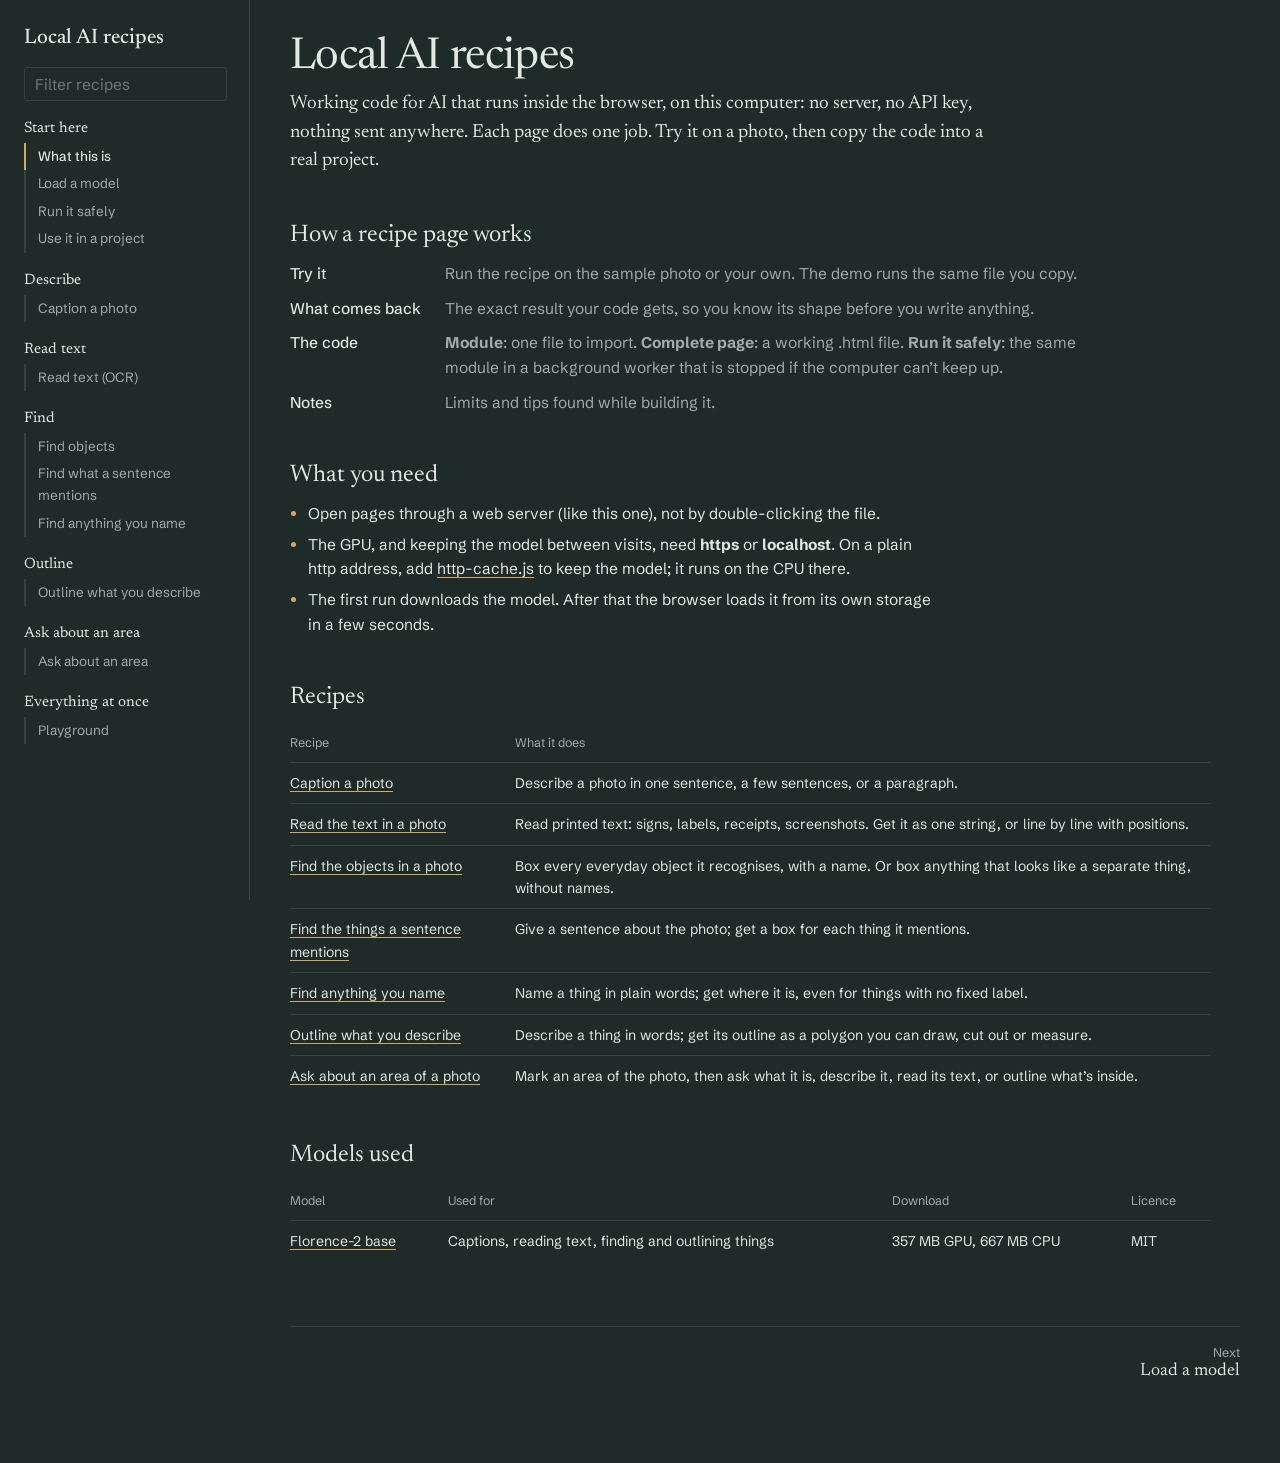
<file: index.html>
<!doctype html>
<html lang="en">
<head>
<meta charset="utf-8">
<meta name="viewport" content="width=device-width, initial-scale=1">
<title>Local AI recipes</title>
<link rel="preconnect" href="https://fonts.googleapis.com">
<link rel="preconnect" href="https://fonts.gstatic.com" crossorigin>
<link rel="stylesheet" href="https://fonts.googleapis.com/css2?family=IBM+Plex+Mono:wght@400;500&family=Newsreader:opsz,wght@6..72,400;6..72,500&family=Schibsted+Grotesk:wght@400;500;600&display=swap">
<link rel="stylesheet" href="kit/site.css?v=1">
</head>
<body data-page="index">
<noscript><p style="padding:24px">This recipe book needs JavaScript, and must be opened through a web server.</p></noscript>
<script type="module" src="kit/page.js?v=3"></script>
</body>
</html>
</file>
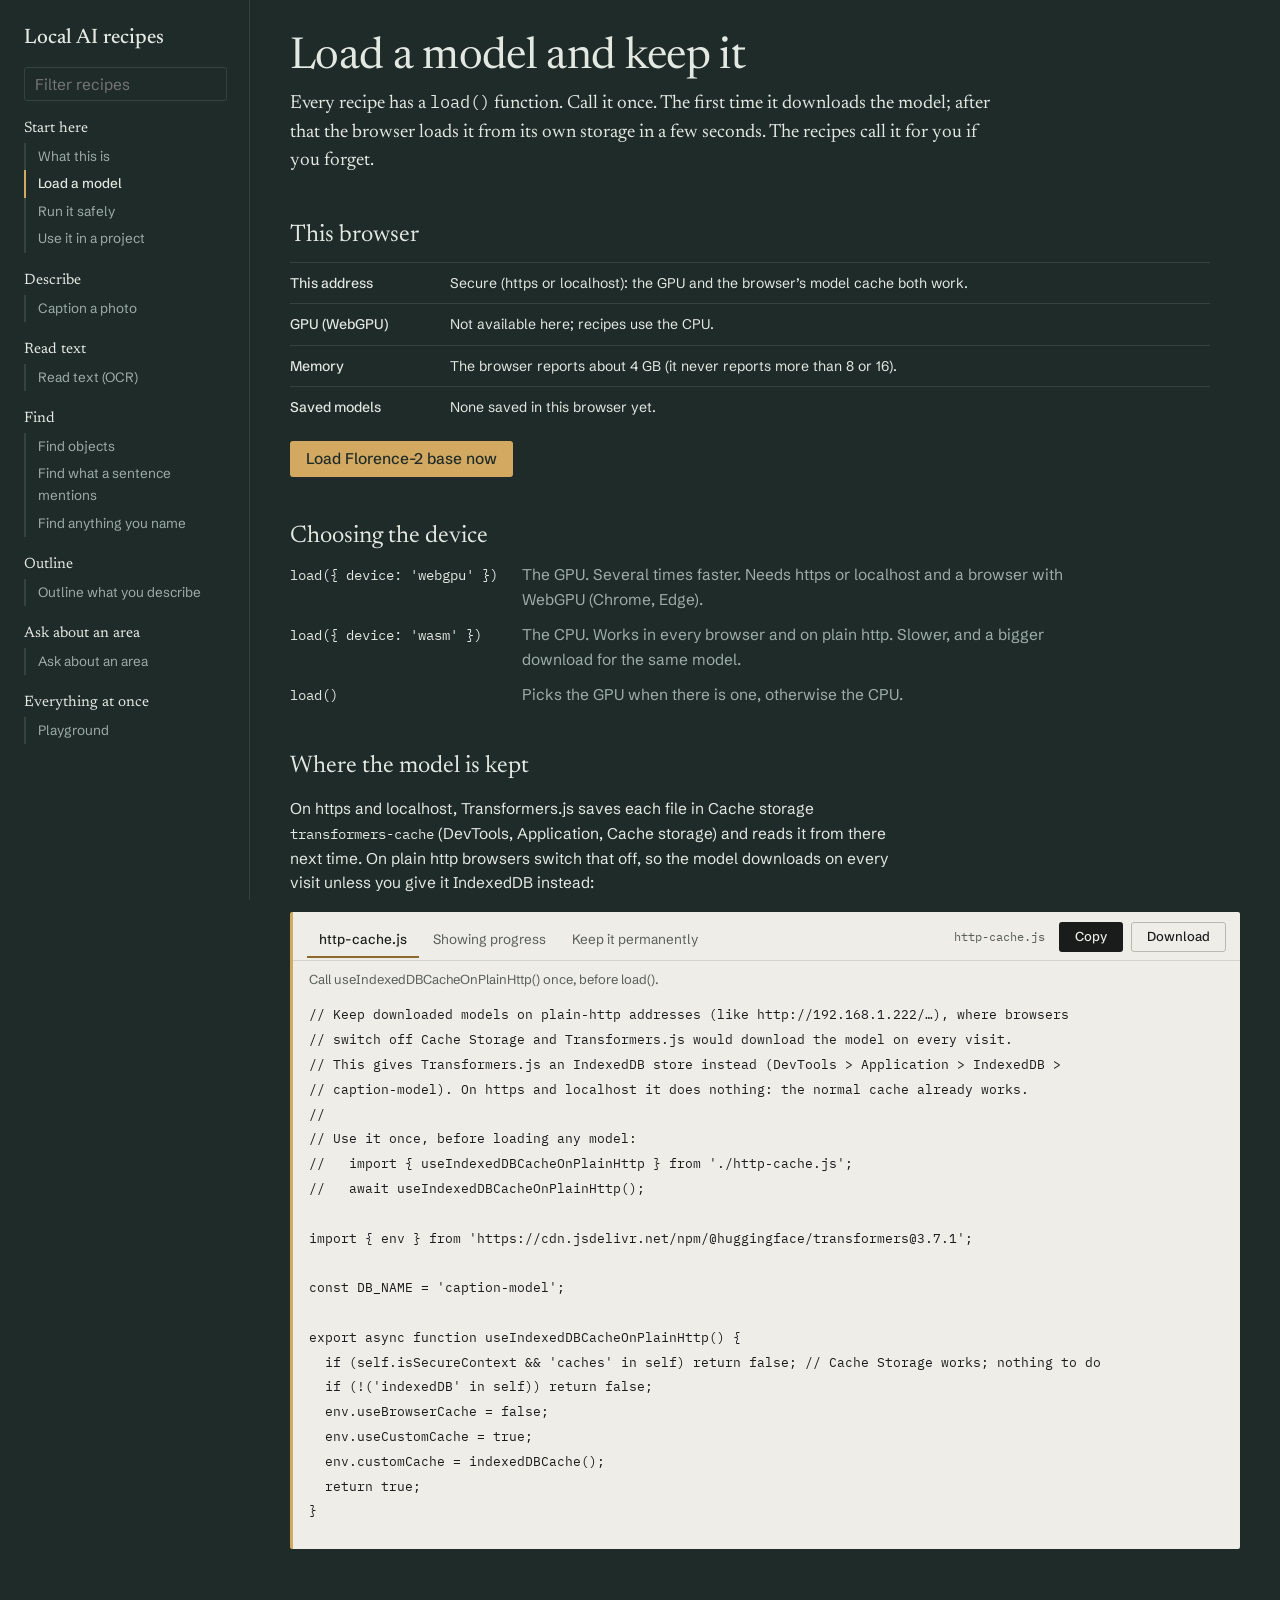
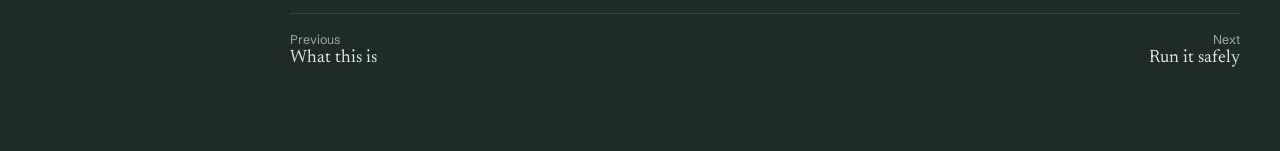
<file: load.html>
<!doctype html>
<html lang="en">
<head>
<meta charset="utf-8">
<meta name="viewport" content="width=device-width, initial-scale=1">
<title>Load a model</title>
<link rel="preconnect" href="https://fonts.googleapis.com">
<link rel="preconnect" href="https://fonts.gstatic.com" crossorigin>
<link rel="stylesheet" href="https://fonts.googleapis.com/css2?family=IBM+Plex+Mono:wght@400;500&family=Newsreader:opsz,wght@6..72,400;6..72,500&family=Schibsted+Grotesk:wght@400;500;600&display=swap">
<link rel="stylesheet" href="kit/site.css?v=1">
</head>
<body data-page="load">
<noscript><p style="padding:24px">This recipe book needs JavaScript, and must be opened through a web server.</p></noscript>
<script type="module" src="kit/page.js?v=3"></script>
</body>
</html>
</file>
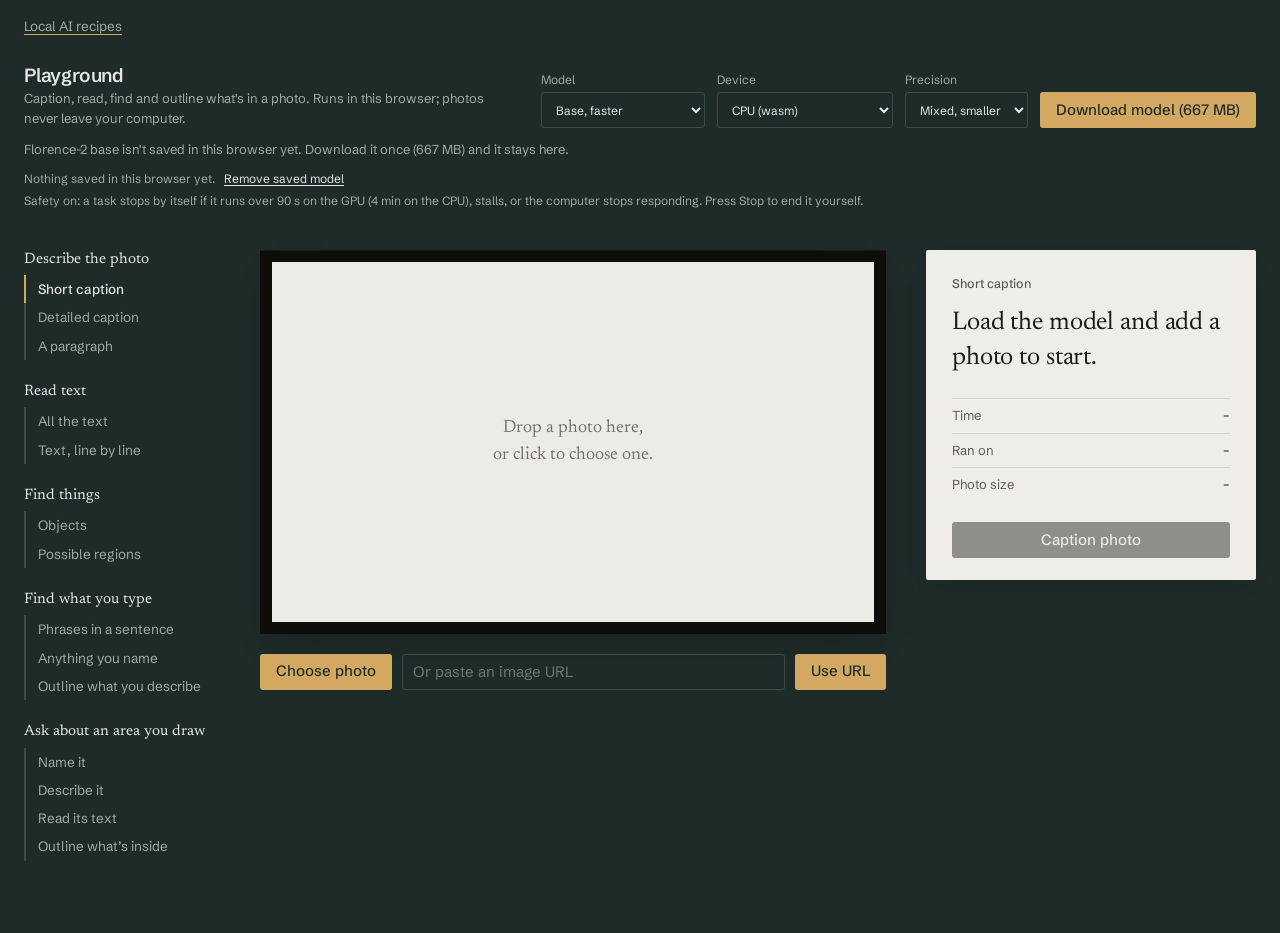
<file: playground.html>
<!doctype html>
<html lang="en">
<head>
<meta charset="utf-8">
<meta name="viewport" content="width=device-width, initial-scale=1">
<title>Playground</title>
<link rel="preconnect" href="https://fonts.googleapis.com">
<link rel="preconnect" href="https://fonts.gstatic.com" crossorigin>
<link rel="stylesheet" href="https://fonts.googleapis.com/css2?family=Newsreader:opsz,wght@6..72,400;6..72,500&family=Schibsted+Grotesk:wght@400;500;600&display=swap">
<link rel="stylesheet" href="style.css?v=9">
</head>
<body>

<p class="back"><a href="./">Local AI recipes</a></p>

<header class="bar">
  <div class="brand">
    <h1>Playground</h1>
    <p>Caption, read, find and outline what's in a photo. Runs in this browser; photos never leave your computer.</p>
  </div>

  <form class="engine" id="engine">
    <label>Model
      <select id="model">
        <option value="base" selected>Base, faster</option>
        <option value="large">Large, more accurate</option>
      </select>
    </label>
    <label>Device
      <select id="device">
        <option value="webgpu" selected>GPU (WebGPU)</option>
        <option value="wasm">CPU (wasm)</option>
      </select>
    </label>
    <label>Precision
      <select id="dtype">
        <option value="mixed">Mixed, smaller</option>
        <option value="fp32">Full (fp32)</option>
      </select>
    </label>
    <button id="load" type="submit">Download model</button>
  </form>

  <div class="status">
    <p id="status">Checking this browser for a saved model…</p>
    <div class="rail" id="rail" hidden><span id="railFill"></span></div>
    <ul class="files" id="files"></ul>
    <p class="storage"><span id="storage"></span> <button class="forget" id="forget" type="button" hidden>Remove saved model</button></p>
    <p class="guard" id="guard"></p>
  </div>
</header>

<main class="room">
  <nav class="guide" id="guide" aria-label="What to do with the photo"></nav>

  <section class="wall" aria-label="Photo">
    <figure class="frame" id="drop" tabindex="0" aria-label="Photo. Choose one, or drop one here">
      <div class="mat" id="mat">
        <p class="empty" id="empty">Drop a photo here,<br>or click to choose one.</p>
        <div class="stage" id="stage" hidden>
          <img id="photo" alt="Photo being studied">
          <svg class="marks" id="marks" preserveAspectRatio="none" aria-hidden="true"></svg>
          <div class="tags" id="tags" aria-hidden="true"></div>
        </div>
      </div>
    </figure>

    <div class="source">
      <label class="pick">Choose photo<input type="file" id="file" accept="image/*"></label>
      <form class="url" id="urlForm">
        <input type="url" id="url" placeholder="Or paste an image URL" aria-label="Image URL">
        <button type="submit">Use URL</button>
      </form>
    </div>
  </section>

  <aside class="label" aria-label="Result">
    <h2 class="tool-name" id="toolName">Short caption</h2>

    <form class="ask" id="ask" hidden>
      <label for="askInput" id="askLabel">What to find</label>
      <input type="text" id="askInput" autocomplete="off">
    </form>
    <p class="hint" id="hint" hidden>Drag on the photo to mark an area.</p>

    <p class="caption" id="caption" aria-live="polite">Load the model and add a photo to start.</p>
    <ul class="finds" id="finds" hidden></ul>

    <dl class="facts">
      <div><dt>Time</dt><dd id="time">–</dd></div>
      <div><dt>Ran on</dt><dd id="ran">–</dd></div>
      <div><dt>Photo size</dt><dd id="size">–</dd></div>
    </dl>

    <button class="again" id="run" type="button" disabled>Caption photo</button>
  </aside>
</main>

<script src="storage.js?v=1"></script>
<script src="app.js?v=15"></script>
</body>
</html>
</file>
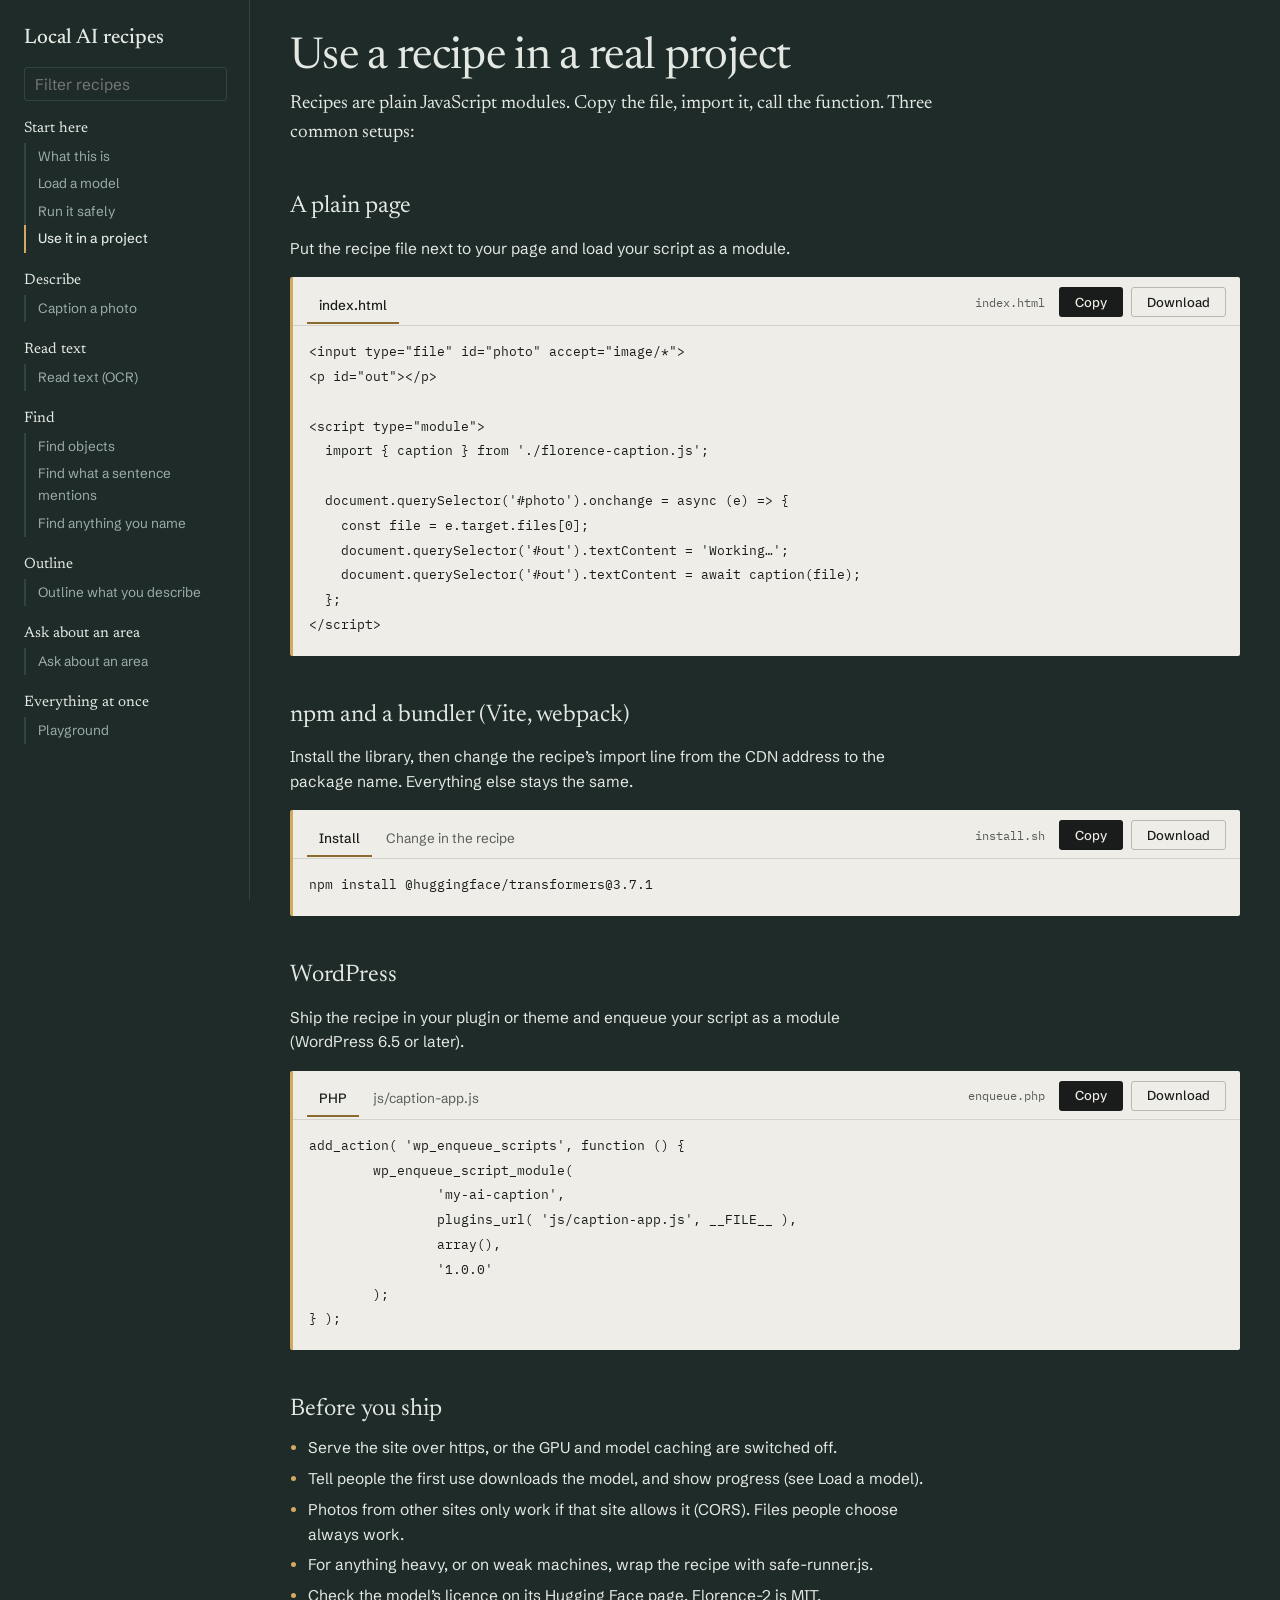
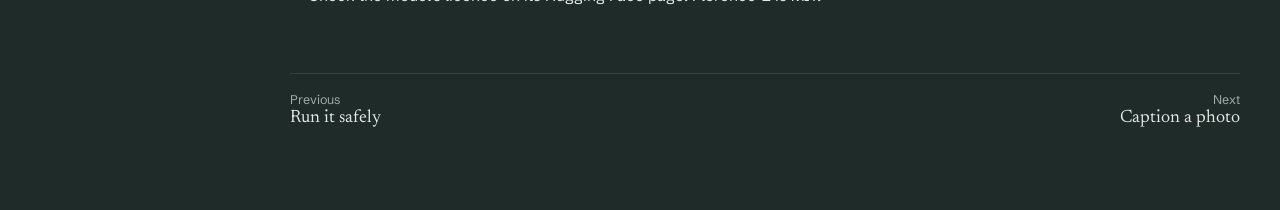
<file: project.html>
<!doctype html>
<html lang="en">
<head>
<meta charset="utf-8">
<meta name="viewport" content="width=device-width, initial-scale=1">
<title>Use it in a project</title>
<link rel="preconnect" href="https://fonts.googleapis.com">
<link rel="preconnect" href="https://fonts.gstatic.com" crossorigin>
<link rel="stylesheet" href="https://fonts.googleapis.com/css2?family=IBM+Plex+Mono:wght@400;500&family=Newsreader:opsz,wght@6..72,400;6..72,500&family=Schibsted+Grotesk:wght@400;500;600&display=swap">
<link rel="stylesheet" href="kit/site.css?v=1">
</head>
<body data-page="project">
<noscript><p style="padding:24px">This recipe book needs JavaScript, and must be opened through a web server.</p></noscript>
<script type="module" src="kit/page.js?v=3"></script>
</body>
</html>
</file>
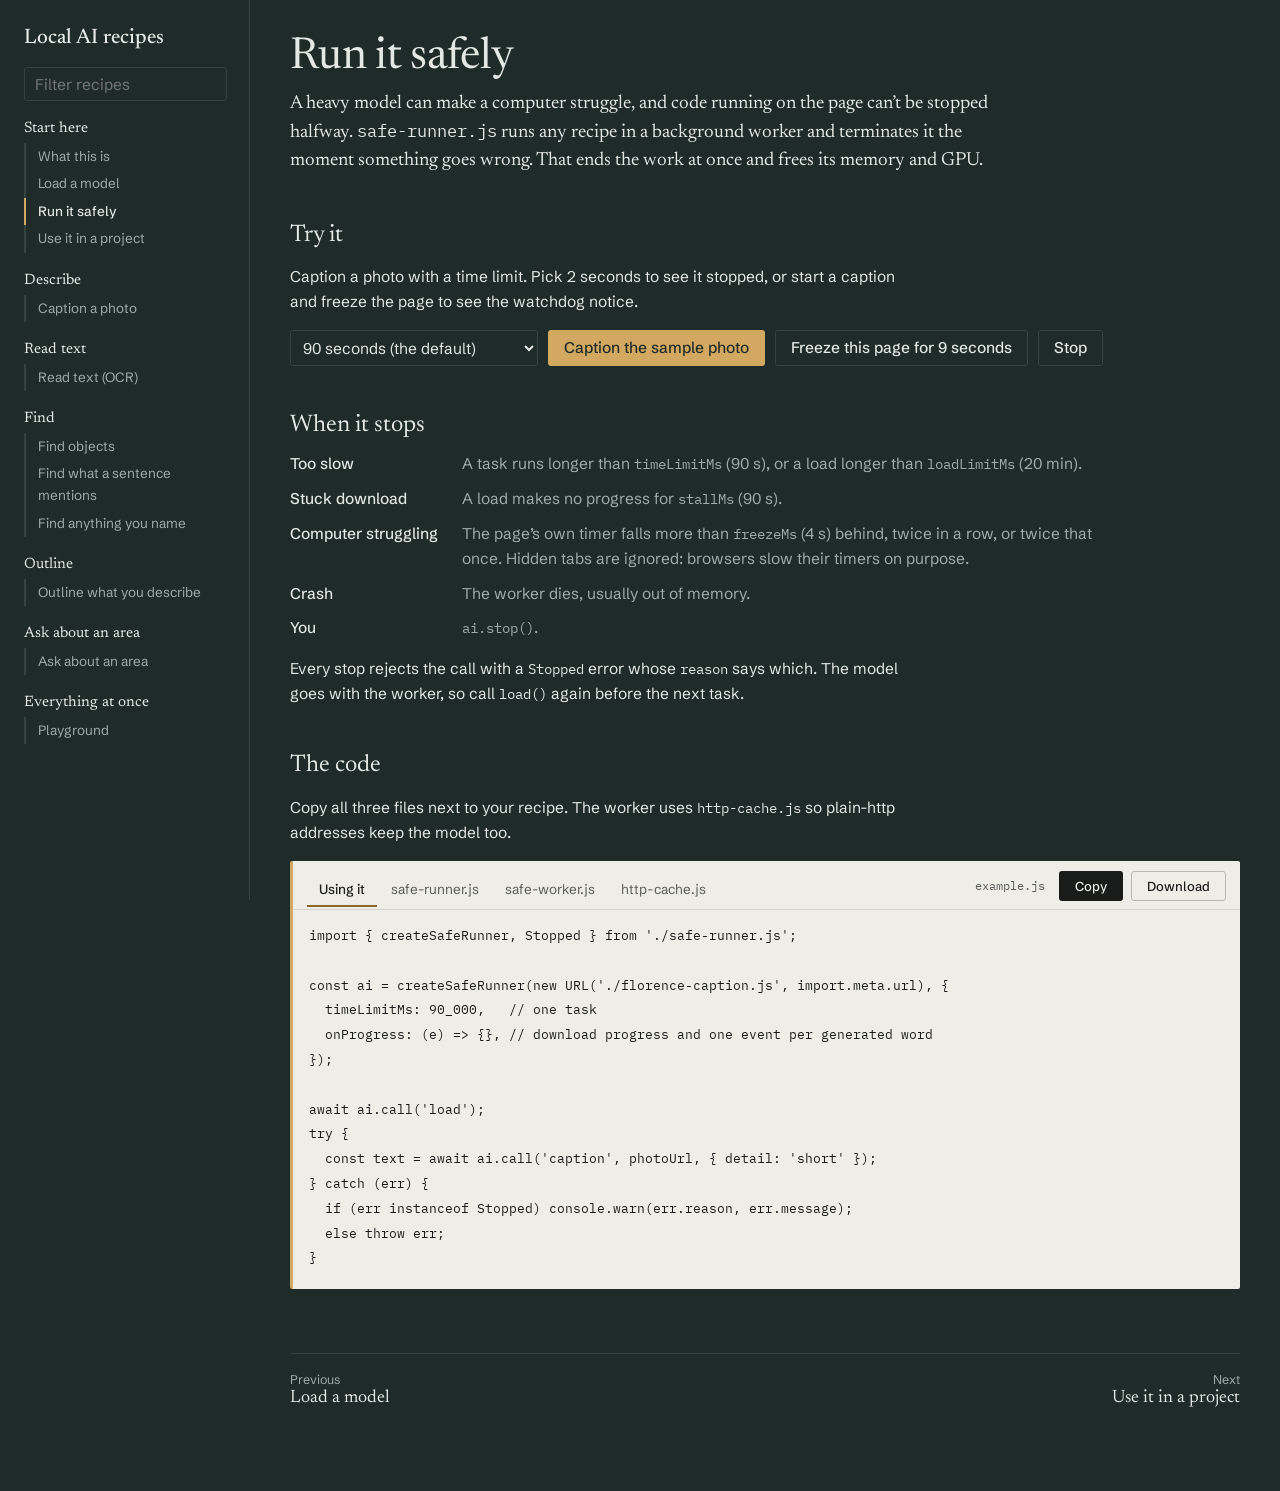
<file: safe.html>
<!doctype html>
<html lang="en">
<head>
<meta charset="utf-8">
<meta name="viewport" content="width=device-width, initial-scale=1">
<title>Run it safely</title>
<link rel="preconnect" href="https://fonts.googleapis.com">
<link rel="preconnect" href="https://fonts.gstatic.com" crossorigin>
<link rel="stylesheet" href="https://fonts.googleapis.com/css2?family=IBM+Plex+Mono:wght@400;500&family=Newsreader:opsz,wght@6..72,400;6..72,500&family=Schibsted+Grotesk:wght@400;500;600&display=swap">
<link rel="stylesheet" href="kit/site.css?v=1">
</head>
<body data-page="safe">
<noscript><p style="padding:24px">This recipe book needs JavaScript, and must be opened through a web server.</p></noscript>
<script type="module" src="kit/page.js?v=3"></script>
</body>
</html>
</file>
<file: kit/site.css>
/* Local AI recipes: recipe cards on the gallery wall.
   The wall, frame and paper come from the studio; the code is printed on the paper. */

:root {
  --wall: #1e2b29;
  --wall-2: #22312e;
  --wall-ink: #e4e8e2;
  --wall-muted: #9fada8;
  --wall-line: #33443f;
  --frame: #0f0d0b;
  --mat: #ecebe5;
  --paper: #eeede7;
  --ink: #1a1c1b;
  --ink-muted: #585d59;
  --rule: #d3d3cb;
  --brass: #d3a961;
  --brass-ink: #8a6a2f;
  --on-brass: #1e2b29;
  --err: #ff9d8a;
  --ok: #8fd4ac;

  --serif: "Newsreader", Georgia, serif;
  --sans: "Schibsted Grotesk", system-ui, sans-serif;
  --mono: "IBM Plex Mono", ui-monospace, Consolas, monospace;
  color-scheme: dark;
}

* { box-sizing: border-box; }
[hidden] { display: none !important; }
html { scroll-padding-top: 16px; }
body { margin: 0; background: var(--wall); color: var(--wall-ink); font: 400 15.5px/1.6 var(--sans); }
a { color: var(--wall-ink); text-decoration-color: var(--brass); text-underline-offset: 3px; }
a:hover { color: #fff; }
code { font: 400 0.88em/1.4 var(--mono); }
:focus-visible { outline: 2px solid var(--brass); outline-offset: 3px; }
button, input, select { font: inherit; color: inherit; }

/* ---------- shell ---------- */
.shell {
  display: grid;
  grid-template-columns: 250px minmax(0, 1fr);
  max-width: 1360px;
  margin: 0 auto;
}

.menu {
  position: sticky; top: 0;
  height: 100vh; overflow-y: auto;
  padding: 26px 22px 40px 24px;
  border-right: 1px solid var(--wall-line);
}
.menu-home { display: block; margin-bottom: 16px; font: 500 21px/1.2 var(--serif); text-decoration: none; }
.menu-filter {
  width: 100%; height: 34px; padding: 0 10px; margin-bottom: 18px;
  background: transparent; border: 1px solid var(--wall-line); border-radius: 3px; color: var(--wall-ink);
}
.menu-group { margin-bottom: 18px; }
.menu-group h2 { margin: 0 0 4px; font: 400 15px/1.3 var(--serif); color: var(--wall-ink); }
.menu ul { list-style: none; margin: 0; padding: 0; }
.menu li a {
  display: block; padding: 3px 0 3px 12px;
  border-left: 2px solid var(--wall-line);
  font-size: 13.5px; color: var(--wall-muted); text-decoration: none;
}
.menu li a:hover { color: var(--wall-ink); }
.menu li a[aria-current="page"] { border-left-color: var(--brass); color: var(--wall-ink); font-weight: 500; }
.menu-toggle { display: none; }

.doc { padding: 34px 40px 80px; min-width: 0; }
.doc > section, .doc-head { max-width: 1000px; }
.doc h1 { margin: 0 0 8px; font: 400 clamp(32px, 4vw, 44px)/1.1 var(--serif); letter-spacing: -0.015em; }
.doc h2 { margin: 44px 0 12px; font: 400 24px/1.25 var(--serif); }
.doc p { max-width: 70ch; }
.lead { font: 400 19px/1.5 var(--serif); color: var(--wall-ink); max-width: 62ch; margin: 0 0 18px; }

.meta { display: flex; flex-wrap: wrap; gap: 6px 28px; margin: 0; font-size: 13.5px; }
.meta div { display: flex; gap: 8px; }
.meta dt { color: var(--wall-muted); }
.meta dd { margin: 0; }

.terms { display: grid; grid-template-columns: max-content minmax(0, 1fr); gap: 10px 24px; margin: 0; max-width: 820px; }
.terms dt { font-weight: 500; }
.terms dd { margin: 0; color: var(--wall-muted); }
.notes { margin: 0; padding-left: 18px; max-width: 72ch; color: var(--wall-ink); }
.notes li { margin-bottom: 6px; }
.notes li::marker { color: var(--brass); }

.table { border-collapse: collapse; width: 100%; max-width: 920px; font-size: 14px; }
.table th, .table td { text-align: left; vertical-align: top; padding: 9px 16px 9px 0; border-top: 1px solid var(--wall-line); }
.table thead th { border-top: 0; font-weight: 400; color: var(--wall-muted); font-size: 12.5px; }
.facts-table th { width: 160px; font-weight: 500; }

.actions { display: flex; flex-wrap: wrap; gap: 10px; align-items: center; margin: 14px 0; }

/* buttons */
.run, .quiet, .ink, .ink-quiet {
  height: 36px; padding: 0 15px; border-radius: 3px; border: 1px solid transparent;
  font-weight: 500; cursor: pointer; white-space: nowrap;
}
.run { background: var(--brass); color: var(--on-brass); }
.quiet { background: transparent; color: var(--wall-ink); border-color: var(--wall-line); }
.quiet:hover { border-color: var(--wall-muted); }
select { height: 36px; padding: 0 8px; background: var(--wall); border: 1px solid var(--wall-line); border-radius: 3px; }

/* ---------- the demo bench: frame + paper label ---------- */
.bench { display: grid; grid-template-columns: minmax(0, 1fr) 320px; gap: 28px; align-items: start; }
.wall { display: grid; gap: 14px; }
.frame { margin: 0; padding: 10px; background: var(--frame); box-shadow: 0 16px 28px -18px rgba(10, 14, 12, .7); }
.mat { background: var(--mat); padding: clamp(14px, 3vw, 34px); display: grid; place-items: center; min-height: 260px; }
.stage { position: relative; line-height: 0; user-select: none; }
.stage img { display: block; max-width: 100%; max-height: 58vh; -webkit-user-drag: none; }
.frame.drawing .stage { cursor: crosshair; touch-action: none; }
.marks, .tags { position: absolute; inset: 0; width: 100%; height: 100%; pointer-events: none; }
.marks * { vector-effect: non-scaling-stroke; }
.mark .under { fill: none; stroke: rgba(15, 13, 11, .75); stroke-width: 3.5; }
.mark .top { fill: rgba(211, 169, 97, .1); stroke: var(--brass); stroke-width: 1.6; }
.mark.poly .top { fill: rgba(211, 169, 97, .32); }
.mark.area .top { fill: rgba(211, 169, 97, .08); stroke-dasharray: 6 4; }
.marks.focus .mark:not(.area) { opacity: .2; }
.marks.focus .mark.on { opacity: 1; }
.mark.on .top { stroke-width: 2.6; fill: rgba(211, 169, 97, .28); }
.tag {
  position: absolute; transform: translateY(-100%); max-width: 45%;
  padding: 2px 6px 3px; background: var(--paper); color: var(--ink);
  font: 500 11.5px/1.25 var(--sans); white-space: nowrap; overflow: hidden; text-overflow: ellipsis;
  box-shadow: 0 1px 3px rgba(15, 13, 11, .4);
}
.tag.inside { transform: none; }
.tags.focus .tag { opacity: .15; }
.tags.focus .tag.on { opacity: 1; background: var(--brass); color: var(--on-brass); }

.source { display: flex; flex-wrap: wrap; gap: 8px; }
.url { display: flex; gap: 8px; flex: 1 1 260px; }
.url input { flex: 1; min-width: 0; height: 36px; padding: 0 10px; background: transparent; border: 1px solid var(--wall-line); border-radius: 3px; }

.label {
  position: sticky; top: 20px;
  background: var(--paper); color: var(--ink);
  padding: 20px 20px 16px; border-radius: 2px;
  box-shadow: 0 10px 22px -16px rgba(10, 14, 12, .6);
  font-size: 14px;
}
.label a { color: var(--ink); }
.choice { display: flex; flex-wrap: wrap; gap: 6px; margin-bottom: 14px; }
.choice button {
  height: 30px; padding: 0 11px; border-radius: 3px; cursor: pointer;
  background: transparent; color: var(--ink-muted); border: 1px solid var(--rule); font-size: 13px;
}
.choice button[aria-checked="true"] { background: var(--ink); color: var(--paper); border-color: var(--ink); }
.field { display: grid; gap: 4px; margin-bottom: 12px; font-size: 12.5px; color: var(--ink-muted); }
.field input { height: 36px; padding: 0 10px; border: 1px solid var(--rule); border-radius: 3px; background: #fff; color: var(--ink); font-size: 14px; }
.hint { margin: 0 0 10px; font-size: 13px; color: var(--ink-muted); }
.call {
  margin: 0 0 14px; padding: 7px 9px; background: #e3e2da; border-radius: 2px;
  font: 400 12px/1.45 var(--mono); color: var(--ink); overflow-wrap: anywhere;
}
.result { margin: 0 0 14px; font: 400 21px/1.4 var(--serif); white-space: pre-line; overflow-wrap: anywhere; max-height: 42vh; overflow: auto; }
.result.waiting { color: var(--ink-muted); font-size: 18px; }
.result.error { color: #9b2c1c; font-size: 16px; }
.result.fresh { animation: ink-in .45s ease-out; }
@keyframes ink-in { from { opacity: 0; } to { opacity: 1; } }
.finds { list-style: none; margin: -6px 0 14px; padding: 0; max-height: 26vh; overflow: hidden auto; }
.finds li { display: flex; justify-content: space-between; gap: 12px; padding: 4px 8px; border-radius: 2px; overflow-wrap: anywhere; }
.finds li:hover, .finds li:focus-visible { background: rgba(211, 169, 97, .25); outline: none; }
.finds .count { color: var(--ink-muted); }
.label .facts { display: grid; grid-template-columns: auto 1fr; gap: 2px 12px; margin: 0 0 14px; font-size: 13px; }
.label .facts dt { color: var(--ink-muted); }
.label .facts dd { margin: 0; text-align: right; }
.label .run { width: 100%; background: var(--ink); color: var(--paper); }
.model-line { margin: 10px 0 0; font-size: 12.5px; color: var(--ink-muted); }
.doc > section > .model-line { color: var(--wall-muted); }

/* the raw result */
.json {
  margin: 0; max-width: 1000px; max-height: 420px; overflow: auto;
  padding: 14px 16px; background: var(--wall-2); border: 1px solid var(--wall-line); border-radius: 2px;
  font: 400 12.5px/1.55 var(--mono); color: var(--wall-ink); white-space: pre;
}

/* ---------- the code sheet: printed on paper ---------- */
.sheet { background: var(--paper); color: var(--ink); border-radius: 2px; border-left: 3px solid var(--brass); max-width: 1000px; margin: 14px 0; }
.sheet-head { display: flex; justify-content: space-between; align-items: center; gap: 12px; flex-wrap: wrap; padding: 10px 14px 0; border-bottom: 1px solid var(--rule); }
.sheet-tabs { display: flex; gap: 2px; flex-wrap: wrap; }
.sheet-tabs button {
  height: 34px; padding: 0 12px; background: transparent; border: 0; border-bottom: 2px solid transparent;
  color: var(--ink-muted); cursor: pointer; font-size: 13.5px; margin-bottom: -1px;
}
.sheet-tabs button[aria-selected="true"] { color: var(--ink); border-bottom-color: var(--brass-ink); font-weight: 500; }
.sheet-actions { display: flex; align-items: center; gap: 8px; padding-bottom: 8px; }
.sheet-file { font: 400 12px var(--mono); color: var(--ink-muted); margin-right: 6px; }
.ink { height: 30px; background: var(--ink); color: var(--paper); font-size: 13px; }
.ink-quiet { height: 30px; background: transparent; color: var(--ink); border-color: #b9b9af; font-size: 13px; }
.sheet-note { margin: 0; padding: 8px 16px 0; font-size: 13px; color: var(--ink-muted); }
.code { margin: 0; padding: 14px 16px 18px; overflow: auto; max-height: 560px; }
.code code { font: 400 13px/1.6 var(--mono); color: var(--ink); white-space: pre; }

/* safe page log */
.log { list-style: none; margin: 8px 0 0; padding: 0; max-width: 1000px; font: 400 13px/1.5 var(--mono); }
.log li { padding: 6px 10px; border-top: 1px solid var(--wall-line); color: var(--wall-muted); }
.log li.ok { color: var(--ok); }
.log li.stop, .log li.err { color: var(--err); }

/* previous / next */
.prevnext { display: flex; justify-content: space-between; gap: 16px; max-width: 1000px; margin-top: 64px; padding-top: 18px; border-top: 1px solid var(--wall-line); }
.prevnext a { text-decoration: none; display: grid; font: 400 18px/1.3 var(--serif); }
.prevnext a span { font: 400 12.5px var(--sans); color: var(--wall-muted); }
.prevnext .next { text-align: right; }

/* ---------- small screens ---------- */
@media (max-width: 1100px) {
  .bench { grid-template-columns: 1fr; }
  .label { position: static; }
}
@media (max-width: 860px) {
  .shell { grid-template-columns: 1fr; }
  .menu-toggle {
    display: block; position: sticky; top: 0; z-index: 3; width: 100%; height: 44px;
    background: var(--wall); border: 0; border-bottom: 1px solid var(--wall-line); text-align: left; padding: 0 16px;
  }
  .menu { display: none; position: static; height: auto; border-right: 0; border-bottom: 1px solid var(--wall-line); padding: 16px; }
  .menu.open { display: block; }
  .doc { padding: 24px 16px 60px; }
  .terms { grid-template-columns: 1fr; gap: 2px; }
  .terms dd { margin-bottom: 10px; }
}
@media (prefers-reduced-motion: reduce) {
  * { animation: none !important; transition: none !important; }
}
</file>
<file: style.css>
/* Gallery wall: the photo hangs in a frame, the caption is its wall label. */

/* One scheme only: the deep teal wall, whatever the system's light/dark setting. */
:root {
  --wall: #1e2b29;
  --wall-ink: #e4e8e2;
  --wall-muted: #9fada8;
  --wall-line: #3a4c49;
  --frame: #0f0d0b;
  --mat: #ecebe5;
  --paper: #eeede7;
  --ink: #1a1c1b;
  --ink-muted: #585d59;
  --rule: #d3d3cb;
  --brass: #d3a961;
  --on-brass: #1e2b29;
  --err: #ff9d8a;
  --ok: #8fd4ac;

  --serif: "Newsreader", Georgia, serif;
  --sans: "Schibsted Grotesk", system-ui, sans-serif;
  color-scheme: dark;
}

* { box-sizing: border-box; }

body {
  margin: 0;
  min-height: 100vh;
  background: var(--wall);
  color: var(--wall-ink);
  font: 400 15px/1.5 var(--sans);
}

button, input, select { font: inherit; color: inherit; }

:focus-visible { outline: 2px solid var(--brass); outline-offset: 3px; }

/* ---------- control bar ---------- */

.bar {
  max-width: 1320px;
  margin: 0 auto;
  padding: 28px 24px 0;
  display: grid;
  grid-template-columns: 1fr auto;
  gap: 12px 32px;
  align-items: end;
}

.brand h1 {
  margin: 0;
  font: 600 19px/1.2 var(--sans);
  letter-spacing: -0.01em;
}
.brand p { margin: 2px 0 0; color: var(--wall-muted); font-size: 13px; }

.engine { display: flex; gap: 12px; align-items: end; flex-wrap: wrap; }
.engine label { display: grid; gap: 3px; font-size: 12px; color: var(--wall-muted); }

select, input[type="url"] {
  height: 36px;
  padding: 0 10px;
  border: 1px solid var(--wall-line);
  border-radius: 3px;
  background: transparent;
  color: var(--wall-ink);
}
select option { color: #1a1c1b; background: #fff; }

button, .pick {
  height: 36px;
  padding: 0 16px;
  border: 0;
  border-radius: 3px;
  background: var(--brass);
  color: var(--on-brass);
  font-weight: 500;
  cursor: pointer;
  display: inline-flex;
  align-items: center;
  white-space: nowrap;
}
button:disabled { opacity: .45; cursor: default; }

.status { grid-column: 1 / -1; min-height: 22px; }
#status { margin: 0; font-size: 13px; color: var(--wall-muted); }
#status.ok { color: var(--ok); }
#status.err { color: var(--err); }

/* the brass picture rail doubles as the download progress bar */
.rail { height: 2px; margin-top: 8px; background: var(--wall-line); }
.rail span { display: block; height: 100%; width: 0; background: var(--brass); transition: width .2s linear; }

.storage { margin: 4px 0 0; font-size: 12px; color: var(--wall-muted); }
.storage:has(#storage:empty) { display: none; }
.guard { margin: 4px 0 0; font-size: 12px; color: var(--wall-muted); }
.guard:empty { display: none; }
.forget {
  height: auto; padding: 0; margin-left: 6px;
  background: none; color: var(--wall-ink);
  font-weight: 400; text-decoration: underline; text-underline-offset: 2px;
}

.files {
  list-style: none; margin: 6px 0 0; padding: 0;
  display: flex; flex-wrap: wrap; gap: 2px 18px;
  font-size: 12px; color: var(--wall-muted);
}

/* ---------- room: guide rail + frame + label ---------- */

.room {
  max-width: 1320px;
  margin: 0 auto;
  padding: 40px 24px 72px;
  display: grid;
  grid-template-columns: 196px minmax(0, 1fr) 330px;
  gap: 40px;
  align-items: start;
}

/* the gallery guide: tools grouped by what you give the model */
.guide { position: sticky; top: 24px; display: grid; gap: 22px; }
.guide h2 {
  margin: 0 0 6px;
  font: 400 15px/1.3 var(--serif);
  color: var(--wall-ink);
}
.tool { display: block; position: relative; cursor: pointer; }
.tool input { position: absolute; opacity: 0; inset: 0; margin: 0; cursor: pointer; }
.tool span {
  display: block;
  padding: 4px 0 4px 12px;
  border-left: 2px solid var(--wall-line);
  font-size: 13.5px;
  color: var(--wall-muted);
}
.tool:hover span { color: var(--wall-ink); }
.tool input:checked + span { border-left-color: var(--brass); color: var(--wall-ink); font-weight: 500; }
.tool input:focus-visible + span { outline: 2px solid var(--brass); outline-offset: 2px; }

.wall { display: grid; gap: 20px; justify-items: start; }

.frame {
  margin: 0;
  width: 100%;
  padding: 12px;
  background: var(--frame);
  box-shadow: 0 1px 0 rgba(255,255,255,.06) inset, 0 18px 30px -18px rgba(20, 24, 22, .55);
  cursor: pointer;
}
.mat {
  background: var(--mat);
  padding: clamp(18px, 4vw, 44px);
  min-height: 360px;
  display: grid;
  place-items: center;
  outline: 2px dashed transparent;
  outline-offset: -10px;
  transition: outline-color .15s;
}
.frame.over .mat { outline-color: var(--brass); }
.frame.has-photo { cursor: default; }
.frame.drawing .stage { cursor: crosshair; touch-action: none; }

/* photo + the marks drawn on it */
.stage { position: relative; line-height: 0; user-select: none; }
.stage[hidden] { display: none; }
.stage img {
  display: block;
  max-width: 100%;
  max-height: 64vh;
  box-shadow: 0 0 0 1px rgba(0,0,0,.08);
  -webkit-user-drag: none;
}
.marks, .tags { position: absolute; inset: 0; width: 100%; height: 100%; pointer-events: none; }
.marks * { vector-effect: non-scaling-stroke; }
/* each mark is a dark under-stroke plus a brass line, so it reads on light and dark photos */
.mark .under { fill: none; stroke: rgba(15, 13, 11, .75); stroke-width: 3.5; }
.mark .top { fill: rgba(211, 169, 97, .10); stroke: var(--brass); stroke-width: 1.6; }
.mark.poly .top { fill: rgba(211, 169, 97, .32); }
.mark.area .top { fill: rgba(211, 169, 97, .08); stroke-dasharray: 6 4; }
.marks.focus .mark:not(.area) { opacity: .2; }
.marks.focus .mark.on { opacity: 1; }
.mark.on .top { stroke-width: 2.6; fill: rgba(211, 169, 97, .28); }
.mark { transition: opacity .15s; }

.tag {
  position: absolute;
  transform: translateY(-100%);
  max-width: 45%;
  padding: 2px 6px 3px;
  background: var(--paper);
  color: var(--ink);
  font: 500 11.5px/1.25 var(--sans);
  white-space: nowrap;
  overflow: hidden;
  text-overflow: ellipsis;
  box-shadow: 0 1px 3px rgba(15, 13, 11, .4);
  transition: opacity .15s;
}
.tag.inside { transform: none; }
.tags.focus .tag { opacity: .15; }
.tags.focus .tag.on { opacity: 1; background: var(--brass); color: var(--on-brass); }
.empty {
  margin: 0;
  color: #6f736f;
  font: 400 18px/1.45 var(--serif);
  text-align: center;
}

.source { display: flex; gap: 10px; width: 100%; flex-wrap: wrap; }
.pick input { display: none; }
.url { display: flex; gap: 10px; flex: 1 1 320px; }
.url input { flex: 1; min-width: 0; }

/* the wall label */
.label {
  position: sticky;
  top: 24px;
  background: var(--paper);
  color: var(--ink);
  padding: 26px 26px 22px;
  border-radius: 2px;
  box-shadow: 0 10px 22px -16px rgba(20, 24, 22, .5);
}

.tool-name { margin: 0 0 14px; font: 500 12.5px/1.3 var(--sans); color: var(--ink-muted); }

.ask { display: grid; gap: 4px; margin: 0 0 18px; }
.ask[hidden] { display: none; }
.ask label { font-size: 12px; color: var(--ink-muted); }
.ask input {
  height: 38px;
  padding: 0 10px;
  border: 1px solid var(--rule);
  border-radius: 3px;
  background: #fff;
  color: var(--ink);
}
.ask input:focus-visible { outline-offset: 1px; }
.hint { margin: 0 0 18px; font-size: 13px; color: var(--ink-muted); }
.hint[hidden] { display: none; }

.caption {
  margin: 0 0 22px;
  font: 400 clamp(22px, 2vw, 26px)/1.38 var(--serif);
  letter-spacing: -0.005em;
  text-wrap: pretty;
  overflow-wrap: anywhere;
}
.caption.long { font-size: 18px; line-height: 1.5; white-space: pre-line; max-height: 46vh; overflow: auto; }
.caption.waiting { color: var(--ink-muted); }
.caption.error { color: #a3321f; font-size: 17px; }
.caption.fresh { animation: ink-in .5s ease-out; }
@keyframes ink-in { from { opacity: 0; } to { opacity: 1; } }

/* what was found; pointing at one lights its mark on the photo */
.finds {
  list-style: none;
  margin: -8px 0 20px;
  padding: 0;
  max-height: 32vh;
  overflow: hidden auto;
  font-size: 13.5px;
}
.finds[hidden] { display: none; }
.finds li {
  display: flex;
  justify-content: space-between;
  gap: 12px;
  padding: 5px 8px;
  border-radius: 2px;
  cursor: default;
  overflow-wrap: anywhere;
}
.finds .count { color: var(--ink-muted); font-variant-numeric: tabular-nums; }
.finds li:hover, .finds li:focus-visible, .finds li.on { background: rgba(211, 169, 97, .22); outline: none; }
.finds .none { color: var(--ink-muted); font-style: normal; }

.facts { margin: 0 0 20px; font-size: 13px; }
.facts div {
  display: flex; justify-content: space-between; gap: 16px;
  padding: 7px 0;
  border-top: 1px solid var(--rule);
}
.facts dt { color: var(--ink-muted); }
.facts dd { margin: 0; text-align: right; }
.facts #time { font-variant-numeric: tabular-nums; }

.again { width: 100%; justify-content: center; background: var(--ink); color: var(--paper); }

/* ---------- small screens ---------- */

@media (max-width: 1100px) {
  .room { grid-template-columns: minmax(0, 1fr) 320px; }
  .guide {
    grid-column: 1 / -1;
    position: static;
    grid-template-columns: repeat(auto-fit, minmax(170px, 1fr));
    gap: 18px 24px;
  }
}

@media (max-width: 860px) {
  .bar { grid-template-columns: 1fr; padding: 20px 16px 0; }
  .room { grid-template-columns: 1fr; gap: 28px; padding: 28px 16px 56px; }
  .label { position: static; }
  .mat { min-height: 240px; }
  .frame { padding: 8px; }
}

@media (prefers-reduced-motion: reduce) {
  * { animation: none !important; transition: none !important; }
}

/* link back to the recipe book (playground page) */
.back { max-width: 1320px; margin: 0 auto; padding: 16px 24px 0; font-size: 13.5px; }
.back a { color: var(--wall-muted); text-decoration-color: var(--brass); text-underline-offset: 3px; }
.back a:hover { color: var(--wall-ink); }
</file>
